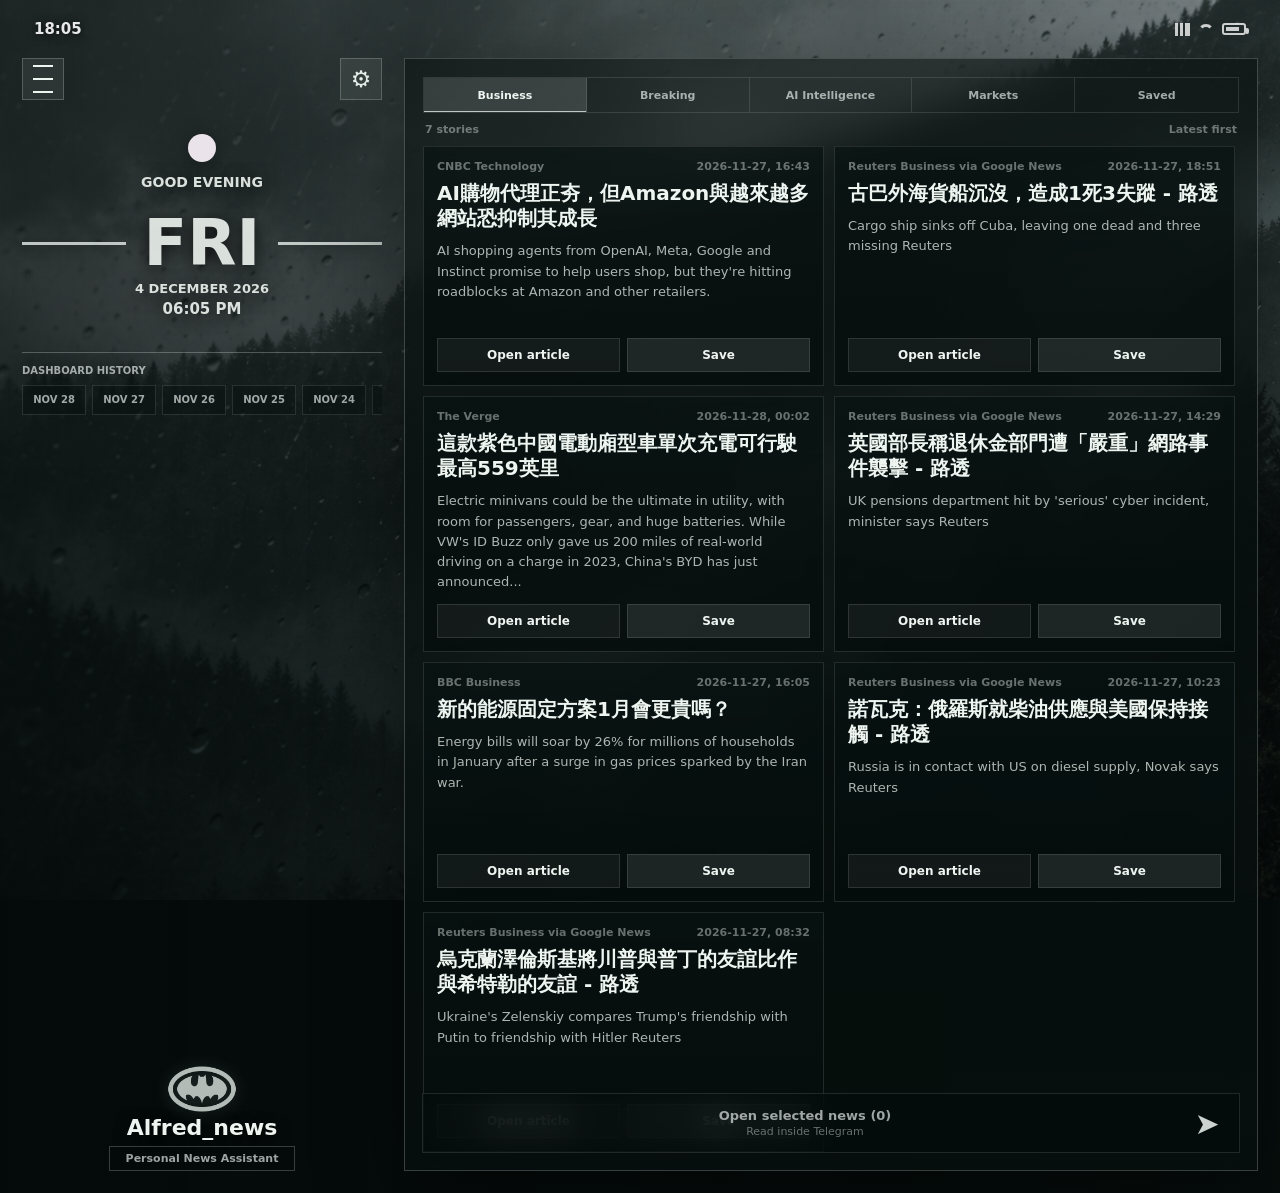
<file: index.html>
<!doctype html>
<html lang="zh-Hant">
  <head>
    <meta charset="utf-8" />
    <meta name="viewport" content="width=device-width, initial-scale=1, viewport-fit=cover" />
    <title>Alfred_news</title>
    <link rel="stylesheet" href="./styles.css?v=202607271206" />
    <script src="https://telegram.org/js/telegram-web-app.js"></script>
  </head>
  <body data-platform="unknown">
    <main class="phone-shell">
      <section class="screen">
        <header class="status-bar" aria-label="Device status">
          <time id="statusTime">09:41</time>
          <div class="status-icons" aria-hidden="true">
            <span class="bars"></span>
            <span class="wifi"></span>
            <span class="battery"></span>
          </div>
        </header>

        <nav class="utility-row" aria-label="Quick controls">
          <button class="square-button" type="button" aria-label="Menu">
            <span></span><span></span><span></span>
          </button>
          <button class="square-button settings" id="refreshButton" type="button" aria-label="Refresh">⚙</button>
        </nav>

        <header class="compact-identity" aria-label="Alfred compact identity">
          <img src="./assets/batman-gray.png" alt="" />
          <div>
            <strong>Alfred_news</strong>
            <span>Personal News Assistant</span>
          </div>
        </header>

        <section class="time-widget" aria-label="Current time">
          <span class="clock-orb" aria-hidden="true"></span>
          <p class="time-greeting" id="heroGreeting">GOOD MORNING</p>
          <div class="weekday-row">
            <span class="time-rule" aria-hidden="true"></span>
            <h2 id="heroWeekday">TUE</h2>
            <span class="time-rule" aria-hidden="true"></span>
          </div>
          <p class="date-line" id="heroDate">23 JUNE 2026</p>
          <p class="ampm-time" id="heroTime">07:54 AM</p>
          <div class="history-rail" aria-label="Dashboard history">
            <p class="history-label">DASHBOARD HISTORY</p>
            <div class="history-dates" id="historyDates" aria-live="polite"></div>
          </div>
        </section>

        <section class="identity" aria-label="Alfred identity">
          <div class="avatar-mark" aria-hidden="true">
            <img src="./assets/batman-gray.png" alt="" />
          </div>
          <h1>Alfred_news</h1>
          <p>Personal News Assistant</p>
        </section>

        <section class="news-panel" aria-label="News dashboard">
          <div class="tabs" role="tablist" aria-label="News sections">
            <button class="tab is-active" type="button" data-tab="business_tech">Business</button>
            <button class="tab" type="button" data-tab="breaking">Breaking</button>
            <button class="tab" type="button" data-tab="ai_intelligence">AI Intelligence</button>
            <button class="tab" type="button" data-tab="markets">Markets</button>
            <button class="tab" type="button" data-tab="saved">Saved</button>
          </div>

          <div class="panel-meta">
            <span id="storyCount">0 stories</span>
            <span id="historyStatus">Latest first</span>
          </div>

          <section class="cards" id="cards" aria-label="News list"></section>
          <section class="empty-state" id="emptyState" hidden>
            <h2>No stories here</h2>
            <p>Refresh after the next digest or save articles from the list.</p>
          </section>
        </section>

        <section class="bottom-reader" aria-label="Selected articles">
          <div>
            <strong id="selectedCount">Open selected news (0)</strong>
            <span>Read inside Telegram</span>
          </div>
          <button id="sendSelectedButton" type="button" aria-label="Send selected news">➤</button>
        </section>

        <div class="home-indicator" aria-hidden="true"></div>
      </section>
    </main>

    <script src="./time-format.js?v=202607271206"></script>
    <script src="./app.js?v=202607271206"></script>
  </body>
</html>
</file>
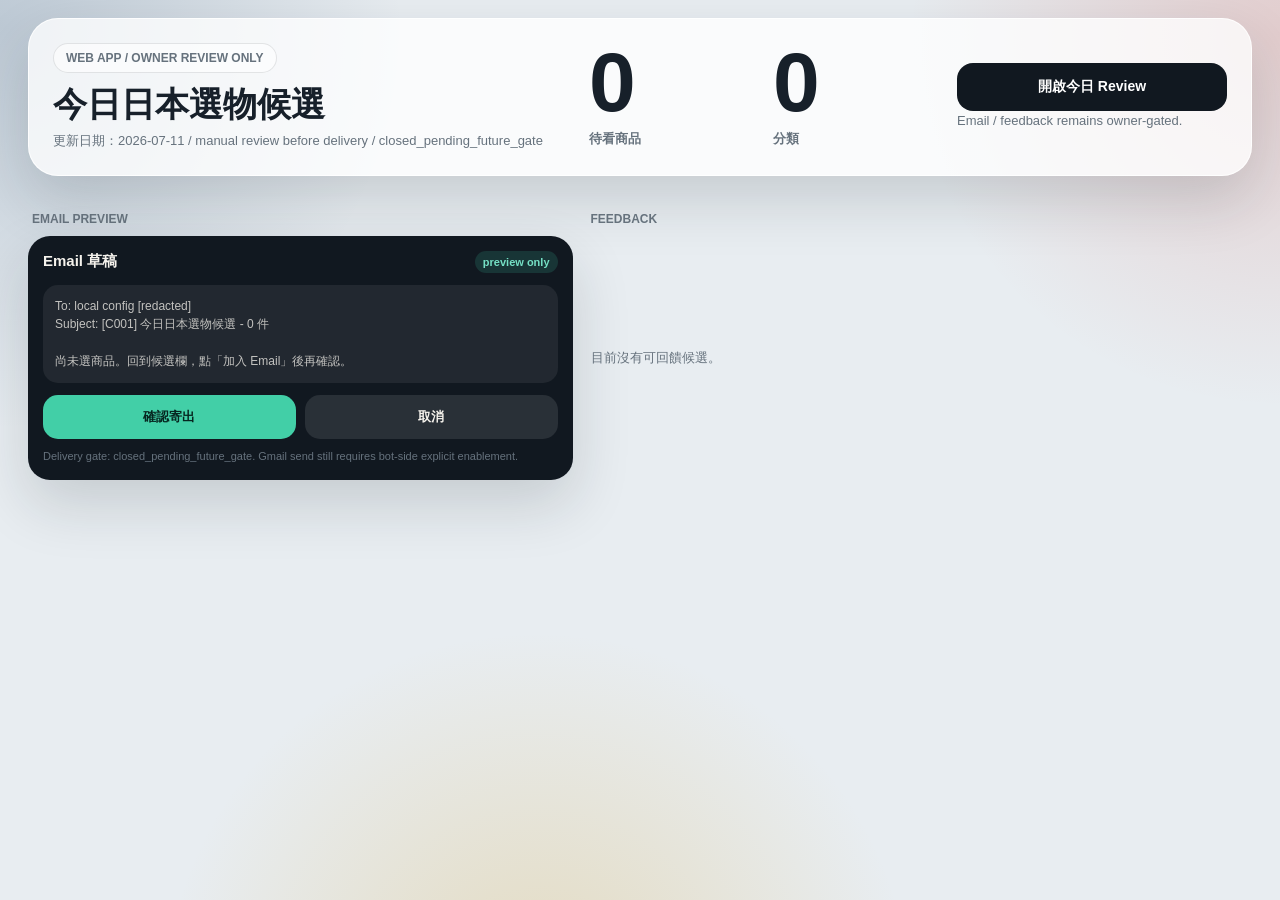
<file: c001-review/index.html>
<!doctype html>
<html lang="zh-Hant">
<head>
  <meta charset="utf-8">
  <meta name="viewport" content="width=device-width, initial-scale=1">
  <title>C001 Owner Review</title>
  <script src="https://telegram.org/js/telegram-web-app.js"></script>
  <style>
    :root {
      color-scheme: light dark;
      --bg: #e8edf1;
      --surface: rgba(255, 255, 255, 0.76);
      --surface-strong: rgba(255, 255, 255, 0.92);
      --ink: #17202a;
      --muted: #66727d;
      --line: rgba(23, 32, 42, 0.11);
      --dark: #111820;
      --mint: #42cfa7;
      --mint-ink: #06251f;
      --red: #c94b3f;
      --blue: #24496f;
      --green: #557d61;
      --amber: #d9ad46;
      --danger: #c94b3f;
      --shadow: 0 24px 58px rgba(20, 28, 36, 0.16);
      --soft-shadow: 0 12px 28px rgba(20, 28, 36, 0.10);
      --radius-lg: 30px;
      --radius-md: 18px;
      --radius-sm: 12px;
      font-family: "Microsoft JhengHei UI", "PingFang TC", "Noto Sans TC", "Segoe UI", sans-serif;
    }

    [data-theme="dark"] {
      --bg: #10161c;
      --surface: rgba(31, 38, 47, 0.88);
      --surface-strong: rgba(37, 45, 55, 0.96);
      --ink: #f5f1ea;
      --muted: #a9b3ba;
      --line: rgba(246, 243, 237, 0.12);
      --shadow: 0 24px 58px rgba(0, 0, 0, 0.36);
      --soft-shadow: 0 12px 28px rgba(0, 0, 0, 0.24);
    }

    * { box-sizing: border-box; }

    body {
      margin: 0;
      min-height: var(--tg-viewport-height, 100vh);
      background:
        radial-gradient(circle at 0 3%, rgba(36, 73, 111, 0.22), transparent 26%),
        radial-gradient(circle at 100% 4%, rgba(201, 75, 63, 0.20), transparent 24%),
        radial-gradient(circle at 42% 112%, rgba(217, 173, 70, 0.30), transparent 30%),
        var(--bg);
      color: var(--ink);
    }

    button { font: inherit; }

    .app {
      min-height: var(--tg-viewport-height, 100vh);
      padding: calc(14px + env(safe-area-inset-top, 0px)) 14px calc(104px + env(safe-area-inset-bottom, 0px));
      max-width: 560px;
      margin: 0 auto;
    }

    [data-layout="desktop"] .app {
      max-width: 1384px;
      padding: calc(18px + env(safe-area-inset-top, 0px)) 28px 28px;
    }

    [data-layout="telegram-desktop"] .app {
      max-width: 430px;
      padding: 14px 14px 18px;
    }

    .hero {
      border-radius: var(--radius-lg);
      padding: 18px;
      background: linear-gradient(135deg, rgba(255,255,255,0.82), rgba(255,255,255,0.62)), var(--surface);
      box-shadow: var(--shadow);
      border: 1px solid rgba(255, 255, 255, 0.82);
      margin-bottom: 14px;
    }

    [data-theme="dark"] .hero {
      background: linear-gradient(135deg, rgba(45,54,64,0.94), rgba(30,37,46,0.86)), var(--surface);
      border-color: rgba(246, 243, 237, 0.10);
    }

    .hero-top {
      display: flex;
      align-items: flex-start;
      justify-content: space-between;
      gap: 14px;
    }

    .mode {
      margin: 0 0 8px;
      color: var(--muted);
      font-size: 12px;
      font-weight: 900;
      text-transform: uppercase;
    }

    h1 {
      margin: 0;
      font-size: 26px;
      line-height: 1.16;
      letter-spacing: 0;
    }

    .run-date {
      margin: 8px 0 0;
      color: var(--muted);
      font-size: 13px;
      font-weight: 900;
      line-height: 1.2;
    }

    .theme-toggle {
      height: 34px;
      min-width: 72px;
      border: 0;
      border-radius: 999px;
      padding: 4px;
      background: var(--dark);
      color: #f6f3ed;
      display: flex;
      align-items: center;
      justify-content: space-between;
      gap: 6px;
      font-size: 12px;
      font-weight: 900;
    }

    .toggle-dot {
      width: 26px;
      height: 26px;
      border-radius: 50%;
      background: var(--mint);
      box-shadow: 0 0 0 2px rgba(255,255,255,0.10) inset;
    }

    .metrics {
      display: grid;
      grid-template-columns: repeat(3, minmax(0, 1fr));
      gap: 9px;
      margin-top: 16px;
    }

    .metric {
      border-radius: 15px;
      padding: 11px;
      background: rgba(255, 255, 255, 0.64);
      border: 1px solid var(--line);
    }

    [data-theme="dark"] .metric { background: rgba(255, 255, 255, 0.06); }

    .metric b {
      display: block;
      font-size: 19px;
      line-height: 1;
      margin-bottom: 6px;
    }

    .metric span {
      display: block;
      color: var(--muted);
      font-size: 11px;
      line-height: 1.2;
    }

    .tabs {
      position: sticky;
      top: 0;
      z-index: 4;
      display: grid;
      grid-template-columns: repeat(3, 1fr);
      gap: 8px;
      padding: 8px 0 12px;
      background: linear-gradient(180deg, var(--bg) 72%, rgba(232, 237, 241, 0));
    }

    [data-theme="dark"] .tabs {
      background: linear-gradient(180deg, var(--bg) 72%, rgba(16, 22, 28, 0));
    }

    .tab {
      height: 40px;
      border: 0;
      border-radius: 14px;
      color: var(--ink);
      background: rgba(23, 32, 42, 0.07);
      font-size: 13px;
      font-weight: 900;
    }

    .tab.active {
      background: var(--dark);
      color: #f6f3ed;
      box-shadow: var(--soft-shadow);
    }

    .panel { display: none; }
    .panel.active { display: grid; gap: 12px; }

    .desktop-board { display: none; }

    [data-layout="desktop"] .mobile-tabs,
    [data-layout="desktop"] .mobile-panel,
    [data-layout="desktop"] .dock {
      display: none;
    }

    [data-layout="desktop"] .hero { display: none; }

    [data-layout="telegram-desktop"] .desktop-board {
      display: none;
    }

    [data-layout="telegram-desktop"] .hero {
      border-radius: 24px;
      padding: 16px;
      margin-bottom: 10px;
    }

    [data-layout="telegram-desktop"] h1 {
      font-size: 24px;
    }

    [data-layout="telegram-desktop"] .tabs {
      position: sticky;
      top: 0;
      padding-top: 6px;
    }

    [data-layout="telegram-desktop"] .card {
      border-radius: 16px;
      padding: 12px;
    }

    [data-layout="telegram-desktop"] .title {
      font-size: 16px;
    }

    [data-layout="desktop"] .desktop-board {
      display: grid;
      gap: 18px;
      align-items: start;
    }

    .desktop-hero {
      border-radius: 30px;
      padding: 24px;
      display: grid;
      grid-template-columns: 1fr 160px 160px 270px;
      gap: 24px;
      align-items: center;
      background: var(--surface);
      border: 1px solid rgba(255, 255, 255, 0.82);
      box-shadow: var(--shadow);
    }

    [data-theme="dark"] .desktop-hero { border-color: rgba(246, 243, 237, 0.10); }

    .eyebrow {
      display: inline-flex;
      min-height: 30px;
      align-items: center;
      padding: 0 12px;
      border-radius: 999px;
      border: 1px solid var(--line);
      background: rgba(255, 255, 255, 0.58);
      color: var(--muted);
      font-size: 12px;
      font-weight: 900;
      text-transform: uppercase;
    }

    [data-theme="dark"] .eyebrow { background: rgba(255, 255, 255, 0.06); }

    .desktop-hero h1 {
      margin: 12px 0 8px;
      font-size: 34px;
      line-height: 1.12;
      letter-spacing: 0;
    }

    .desktop-note {
      color: var(--muted);
      font-size: 13px;
      line-height: 1.5;
    }

    .desktop-metric strong {
      display: block;
      font-size: 84px;
      line-height: 0.88;
      letter-spacing: 0;
    }

    .desktop-metric span {
      display: block;
      margin-top: 10px;
      color: var(--muted);
      font-size: 13px;
      font-weight: 900;
    }

    .desktop-open {
      height: 48px;
      width: 100%;
      border: 0;
      border-radius: 16px;
      display: grid;
      place-items: center;
      background: var(--dark);
      color: #fff;
      font-weight: 900;
      font-size: 14px;
    }

    .category-columns {
      display: grid;
      grid-template-columns: repeat(4, minmax(0, 1fr));
      gap: 14px;
      align-items: start;
    }

    .desktop-column {
      min-height: 470px;
      border-radius: 24px;
      padding: 14px;
      display: grid;
      gap: 12px;
      align-content: start;
      grid-auto-rows: auto;
      background: rgba(255, 255, 255, 0.62);
      border: 1px solid rgba(255, 255, 255, 0.82);
    }

    [data-theme="dark"] .desktop-column {
      background: rgba(255, 255, 255, 0.05);
      border-color: rgba(246, 243, 237, 0.10);
    }

    .column-title {
      min-height: 86px;
      border-radius: 16px;
      padding: 14px;
      display: flex;
      align-items: center;
      justify-content: space-between;
      color: #fff;
      font-size: 15px;
      font-weight: 900;
      gap: 10px;
    }

    .desktop-column:nth-child(1) .column-title { background: var(--red); }
    .desktop-column:nth-child(2) .column-title { background: var(--blue); }
    .desktop-column:nth-child(3) .column-title { background: var(--green); }
    .desktop-column:nth-child(4) .column-title { background: var(--amber); color: #211a08; }

    .column-count {
      width: 34px;
      height: 34px;
      border-radius: 50%;
      display: grid;
      place-items: center;
      background: rgba(255, 255, 255, 0.22);
      font-size: 14px;
      flex: 0 0 auto;
    }

    .desktop-column:nth-child(4) .column-count { background: rgba(33, 26, 8, 0.12); }

    .category { display: grid; gap: 10px; }

    .category-title {
      color: var(--muted);
      font-size: 13px;
      font-weight: 900;
      padding: 0 4px;
    }

    .card {
      border-radius: var(--radius-md);
      padding: 14px;
      background: var(--surface);
      border: 1px solid var(--line);
      box-shadow: var(--soft-shadow);
    }

    .desktop-card {
      min-height: 112px;
      box-shadow: none;
      background: rgba(255, 255, 255, 0.84);
      display: grid;
      gap: 9px;
      align-content: start;
    }

    [data-theme="dark"] .desktop-card { background: rgba(255, 255, 255, 0.07); }

    .candidate-head {
      display: grid;
      grid-template-columns: auto 1fr auto;
      gap: 11px;
      align-items: flex-start;
    }

    .code {
      width: 46px;
      height: 36px;
      display: grid;
      place-items: center;
      border-radius: var(--radius-sm);
      color: #f6f3ed;
      background: var(--dark);
      font-size: 13px;
      font-weight: 900;
    }

    .title {
      margin: 0 0 5px;
      font-size: 17px;
      line-height: 1.26;
      letter-spacing: 0;
    }

    .reason {
      margin: 0;
      color: var(--muted);
      font-size: 12px;
      line-height: 1.45;
    }

    .score {
      border-radius: 999px;
      padding: 7px 9px;
      background: rgba(66, 207, 167, 0.14);
      color: #137a61;
      font-size: 12px;
      font-weight: 900;
    }

    [data-theme="dark"] .score { color: #75e0c5; }

    .chips {
      display: flex;
      flex-wrap: wrap;
      gap: 8px;
      margin-top: 13px;
    }

    .chip {
      min-height: 34px;
      border: 1px solid var(--line);
      border-radius: 999px;
      padding: 8px 11px;
      color: var(--ink);
      background: rgba(255, 255, 255, 0.60);
      font-size: 12px;
      font-weight: 900;
      text-decoration: none;
    }

    [data-theme="dark"] .chip { background: rgba(255, 255, 255, 0.07); }

    .chip.primary {
      border-color: transparent;
      background: var(--mint);
      color: var(--mint-ink);
    }

    .chip.selected {
      border-color: transparent;
      background: var(--amber);
      color: #251806;
    }

    .chip.feedback-active {
      border-color: rgba(31, 154, 120, 0.24);
      background: rgba(31, 154, 120, 0.14);
      color: #14614e;
    }

    .chip.danger {
      color: #8e2c21;
      background: rgba(201, 75, 63, 0.11);
    }

    [data-theme="dark"] .chip.danger { color: #ffb5ac; }

    .email-card {
      border-radius: 22px;
      padding: 15px;
      background: var(--dark);
      color: #f6f3ed;
      box-shadow: var(--shadow);
    }

    .email-head {
      display: flex;
      align-items: center;
      justify-content: space-between;
      gap: 10px;
      margin-bottom: 12px;
      font-size: 15px;
      font-weight: 900;
    }

    .pill {
      border-radius: 999px;
      padding: 5px 8px;
      background: rgba(66, 207, 167, 0.16);
      color: #75e0c5;
      font-size: 11px;
      font-weight: 900;
    }

    .email-body {
      border-radius: 15px;
      padding: 12px;
      background: rgba(255, 255, 255, 0.07);
      color: rgba(246, 243, 237, 0.76);
      font-size: 12px;
      line-height: 1.55;
      margin-bottom: 12px;
    }

    .actions {
      display: grid;
      grid-template-columns: 1fr 1fr;
      gap: 9px;
    }

    .action {
      height: 44px;
      border: 0;
      border-radius: 15px;
      font-weight: 900;
      font-size: 13px;
    }

    .action.send {
      background: var(--mint);
      color: var(--mint-ink);
    }

    .action.cancel {
      background: rgba(255, 255, 255, 0.10);
      color: #f6f3ed;
    }

    .feedback-grid { display: grid; gap: 10px; }

    .feedback-row {
      display: grid;
      grid-template-columns: 1fr auto auto auto;
      gap: 8px;
      align-items: center;
    }

    .feedback-row.recorded {
      box-shadow: inset 0 0 0 1px rgba(31, 154, 120, 0.22), var(--shadow);
    }

    .feedback-row b { font-size: 13px; }

    .feedback-row span {
      display: block;
      color: var(--muted);
      font-size: 11px;
      margin-top: 3px;
    }

    .feedback-status {
      width: fit-content;
      padding: 4px 8px;
      border-radius: 999px;
      background: rgba(31, 154, 120, 0.12);
      color: #14614e !important;
      font-weight: 900;
    }

    .feedback-status.bad {
      background: rgba(200, 79, 67, 0.12);
      color: #8f3028 !important;
    }

    .feedback-status.suppress {
      background: rgba(141, 106, 33, 0.14);
      color: #735416 !important;
    }

    .icon-button {
      width: 38px;
      height: 38px;
      border: 0;
      border-radius: 13px;
      color: #fff;
      font-size: 14px;
      font-weight: 900;
    }

    .icon-button.good { background: #1f9a78; }
    .icon-button.bad { background: #c84f43; }
    .icon-button.suppress { background: #8d6a21; }

    .icon-button.active {
      outline: 3px solid rgba(31, 42, 55, 0.16);
      transform: translateY(-1px);
    }

    .dock {
      position: fixed;
      left: 14px;
      right: 14px;
      bottom: calc(14px + env(safe-area-inset-bottom, 0px));
      max-width: 532px;
      margin: 0 auto;
      border-radius: 22px;
      padding: 12px;
      display: grid;
      grid-template-columns: 1fr auto;
      gap: 10px;
      align-items: center;
      background: rgba(255, 255, 255, 0.88);
      color: var(--ink);
      border: 1px solid var(--line);
      box-shadow: 0 -10px 30px rgba(21, 25, 31, 0.16);
      backdrop-filter: blur(18px);
    }

    [data-theme="dark"] .dock { background: rgba(37, 42, 50, 0.88); }

    [data-layout="telegram-desktop"] .dock {
      position: sticky;
      left: auto;
      right: auto;
      bottom: 0;
      max-width: none;
      margin: 12px 0 0;
      border-radius: 18px;
    }

    .dock b {
      display: block;
      font-size: 13px;
      margin-bottom: 4px;
    }

    .dock span {
      color: var(--muted);
      font-size: 11px;
    }

    .dock-button {
      border: 0;
      height: 46px;
      border-radius: 15px;
      padding: 0 14px;
      background: var(--mint);
      color: var(--mint-ink);
      font-size: 13px;
      font-weight: 900;
    }

    .empty {
      color: var(--muted);
      font-size: 13px;
      line-height: 1.5;
      padding: 10px 4px;
    }

    .desktop-tools {
      display: grid;
      grid-template-columns: minmax(0, 0.9fr) minmax(0, 1.1fr);
      gap: 14px;
    }

    .tool-panel { display: grid; gap: 10px; }

    .tool-title {
      color: var(--muted);
      font-size: 12px;
      font-weight: 900;
      text-transform: uppercase;
      padding-left: 4px;
    }

    .action-log {
      margin-top: 10px;
      color: var(--muted);
      font-size: 11px;
      line-height: 1.45;
    }

    @media (max-width: 819px), (hover: none) and (pointer: coarse) {
      .app {
        max-width: 560px;
        padding: calc(14px + env(safe-area-inset-top, 0px)) 14px calc(104px + env(safe-area-inset-bottom, 0px));
      }
    }

    @media (max-width: 1160px) {
      [data-layout="desktop"] .desktop-hero {
        grid-template-columns: 1fr 128px 128px;
      }
      [data-layout="desktop"] .desktop-action {
        grid-column: 1 / -1;
      }
      [data-layout="desktop"] .category-columns {
        grid-template-columns: repeat(2, minmax(0, 1fr));
      }
      [data-layout="desktop"] .desktop-tools {
        grid-template-columns: 1fr;
      }
    }
  </style>
</head>
<body>
  <script id="c001-review-data" type="application/json">{"app":"c001_telegram_owner_review","version":"webapp_card_v1","run_date":"2026-07-11","mode":"owner_review_only","delivery_status":"closed_pending_future_gate","email_status":"preview_before_confirm","feedback_status":"local_memory_only","automatic_learning":false,"total_candidates":0,"selected_candidate_ids":[],"categories":[]}</script>
  <main class="app" id="app"></main>

  <script>
    const payload = JSON.parse(document.getElementById("c001-review-data").textContent);
    const tg = window.Telegram && window.Telegram.WebApp ? window.Telegram.WebApp : null;
    const tgPlatform = tg && tg.platform ? String(tg.platform).toLowerCase() : "browser";
    const state = {
      tab: "candidates",
      theme: tg && tg.colorScheme === "dark" ? "dark" : "light",
      layout: detectLayout(),
      selected: new Set(payload.selected_candidate_ids || []),
      feedback: {},
      lastAction: "ready"
    };

    if (tg) {
      tg.ready();
      tg.expand();
      if (tg.MainButton) {
        tg.MainButton.setText("產生 Email");
        tg.MainButton.onClick(() => sendAction("email_request"));
      }
    }
    applyEnvironment();
    window.addEventListener("resize", () => {
      const nextLayout = detectLayout();
      if (nextLayout !== state.layout) {
        state.layout = nextLayout;
        render();
      } else {
        applyEnvironment();
      }
    });

    function sendAction(action, extra = {}) {
      const data = {
        source: "c001_review_webapp",
        action,
        run_date: payload.run_date,
        candidate_ids: Array.from(state.selected),
        ...extra
      };
      state.lastAction = `${action}: ${data.candidate_ids.join(",") || extra.candidate_id || "none"}`;
      if (tg && typeof tg.sendData === "function") {
        tg.sendData(JSON.stringify(data));
      }
      render();
    }

    function detectLayout() {
      const width = window.innerWidth || document.documentElement.clientWidth || 0;
      const hasTouch = "ontouchstart" in window || navigator.maxTouchPoints > 0;
      const hover = window.matchMedia && window.matchMedia("(hover: hover)").matches;
      const telegramDesktopPlatforms = new Set(["tdesktop", "macos", "windows", "linux"]);
      if (telegramDesktopPlatforms.has(tgPlatform)) {
        return "telegram-desktop";
      }
      if (width < 760) {
        return "mobile";
      }
      if (width >= 820 && hover && !hasTouch) {
        return "desktop";
      }
      return "mobile";
    }

    function applyEnvironment() {
      const stableHeight = tg && tg.viewportStableHeight ? tg.viewportStableHeight : window.innerHeight;
      const hasTouch = "ontouchstart" in window || navigator.maxTouchPoints > 0;
      document.documentElement.dataset.theme = state.theme;
      document.documentElement.dataset.platform = tgPlatform;
      document.documentElement.dataset.layout = state.layout;
      document.documentElement.dataset.touch = hasTouch ? "touch" : "pointer";
      document.documentElement.style.setProperty("--tg-viewport-height", `${Math.max(480, Math.round(stableHeight || window.innerHeight))}px`);
    }

    function setTab(tab) {
      state.tab = tab;
      render();
    }

    function toggleTheme() {
      state.theme = state.theme === "dark" ? "light" : "dark";
      render();
    }

    function toggleCandidate(id) {
      if (state.selected.has(id)) {
        state.selected.delete(id);
      } else {
        state.selected.add(id);
      }
      sendAction("select_candidate", { candidate_ids: Array.from(state.selected) });
    }

    function feedback(candidateId, feedbackType) {
      state.feedback[candidateId] = feedbackType;
      sendAction("feedback", {
        candidate_id: candidateId,
        feedback_type: feedbackType
      });
    }

    function feedbackLabel(feedbackType) {
      return {
        good: "已記錄：有用",
        bad: "已記錄：不相關",
        suppress: "已記錄：壓掉同類"
      }[feedbackType] || "";
    }

    function candidateCard(candidate) {
      const selected = state.selected.has(candidate.id);
      const feedbackType = state.feedback[candidate.id];
      const sourceLink = candidate.source_url
        ? `<a class="chip" href="${escapeAttr(candidate.source_url)}" target="_blank" rel="noopener">看來源</a>`
        : "";
      return `
        <article class="card">
          <div class="candidate-head">
            <div class="code">${escapeHtml(candidate.id)}</div>
            <div>
              <h2 class="title">${escapeHtml(candidate.title)}</h2>
              <p class="reason">${escapeHtml(candidate.why_worth_attention || candidate.short_reason || "等待 owner review。")}</p>
            </div>
            <div class="score">${escapeHtml(candidate.confidence_band || "review")}</div>
          </div>
          <div class="chips">
            <button class="chip ${selected ? "selected" : "primary"}" type="button" data-select="${escapeAttr(candidate.id)}">${selected ? "已加入 Email" : "加入 Email"}</button>
            ${sourceLink}
            <button class="chip ${feedbackType === "good" ? "feedback-active" : ""}" type="button" data-feedback="${escapeAttr(candidate.id)}" data-feedback-type="good">有用</button>
            <button class="chip danger ${feedbackType === "bad" ? "feedback-active" : ""}" type="button" data-feedback="${escapeAttr(candidate.id)}" data-feedback-type="bad">不相關</button>
            <button class="chip danger ${feedbackType === "suppress" ? "feedback-active" : ""}" type="button" data-feedback="${escapeAttr(candidate.id)}" data-feedback-type="suppress">壓掉同類</button>
          </div>
        </article>
      `;
    }

    function desktopCandidateCard(candidate) {
      const selected = state.selected.has(candidate.id);
      return `
        <article class="card desktop-card">
          <div class="candidate-head">
            <div class="code">${escapeHtml(candidate.id)}</div>
            <div>
              <h2 class="title">${escapeHtml(candidate.title)}</h2>
              <p class="reason">${escapeHtml(candidate.why_worth_attention || candidate.short_reason || "等待 owner review。")}</p>
            </div>
          </div>
          <div class="chips">
            <button class="chip ${selected ? "selected" : "primary"}" type="button" data-select="${escapeAttr(candidate.id)}">${selected ? "已加入" : "加入 Email"}</button>
            ${candidate.source_url ? `<a class="chip" href="${escapeAttr(candidate.source_url)}" target="_blank" rel="noopener">來源</a>` : ""}
          </div>
        </article>
      `;
    }

    function candidatesPanel() {
      const groups = payload.categories.map(category => {
        const cards = category.candidates.map(candidateCard).join("");
        return `<section class="category"><div class="category-title">${escapeHtml(category.label)} (${category.candidates.length})</div>${cards}</section>`;
      }).join("");
      return groups || `<p class="empty">目前沒有 owner-review 候選。</p>`;
    }

    function desktopColumns() {
      return payload.categories.map(category => `
        <section class="desktop-column">
          <div class="column-title">
            <span>${escapeHtml(category.label)}</span>
            <span class="column-count">${category.candidates.length}</span>
          </div>
          ${category.candidates.map(desktopCandidateCard).join("") || `<p class="empty">本分類沒有候選。</p>`}
        </section>
      `).join("");
    }

    function emailPanel() {
      const ids = Array.from(state.selected);
      const selectedCandidates = findCandidates(ids);
      const body = selectedCandidates.length
        ? selectedCandidates.map((candidate, index) => `${index + 1}. ${candidate.id} ${candidate.title}<br>${candidate.source_name} / ${candidate.why_worth_attention || candidate.short_reason || "review_required"}`).join("<br><br>")
        : "尚未選商品。回到候選欄，點「加入 Email」後再確認。";
      return `
        <section class="email-card">
          <div class="email-head">
            <span>Email 草稿</span>
            <span class="pill">preview only</span>
          </div>
          <div class="email-body">
            To: local config [redacted]<br>
            Subject: [C001] 今日日本選物候選 - ${ids.length} 件<br><br>
            ${body}
          </div>
          <div class="actions">
            <button class="action send" type="button" data-email-action="confirm">確認寄出</button>
            <button class="action cancel" type="button" data-email-action="cancel">取消</button>
          </div>
          <div class="action-log">Delivery gate: ${escapeHtml(payload.delivery_status)}. Gmail send still requires bot-side explicit enablement.</div>
        </section>
      `;
    }

    function feedbackPanel() {
      const rows = allCandidates().map(candidate => {
        const feedbackType = state.feedback[candidate.id];
        const status = feedbackType
          ? `<span class="feedback-status ${escapeAttr(feedbackType)}">${escapeHtml(feedbackLabel(feedbackType))}</span>`
          : `<span>${escapeHtml(candidate.source_name)} / local memory only</span>`;
        return `
        <div class="card feedback-row ${feedbackType ? "recorded" : ""}">
          <div><b>${escapeHtml(candidate.id)} ${escapeHtml(candidate.title)}</b>${status}</div>
          <button class="icon-button good ${feedbackType === "good" ? "active" : ""}" type="button" data-feedback="${escapeAttr(candidate.id)}" data-feedback-type="good">+</button>
          <button class="icon-button bad ${feedbackType === "bad" ? "active" : ""}" type="button" data-feedback="${escapeAttr(candidate.id)}" data-feedback-type="bad">-</button>
          <button class="icon-button suppress ${feedbackType === "suppress" ? "active" : ""}" type="button" data-feedback="${escapeAttr(candidate.id)}" data-feedback-type="suppress">S</button>
        </div>
      `;
      }).join("");
      return `<section class="feedback-grid">${rows || `<p class="empty">目前沒有可回饋候選。</p>`}</section>`;
    }

    function render() {
      applyEnvironment();
      const selectedCount = state.selected.size;
      const app = document.getElementById("app");
      const candidateContent = candidatesPanel();
      const emailContent = emailPanel();
      const feedbackContent = feedbackPanel();
      app.innerHTML = `
        <section class="hero">
          <div class="hero-top">
            <div>
              <p class="mode">Owner review only</p>
              <h1>今日日本選物候選</h1>
              <p class="run-date">更新日期：${escapeHtml(payload.run_date)}</p>
            </div>
            <button class="theme-toggle" type="button" data-theme-toggle>
              <span>${state.theme === "dark" ? "Dark" : "Light"}</span>
              <span class="toggle-dot"></span>
            </button>
          </div>
          <div class="metrics">
            <div class="metric"><b>${payload.total_candidates}</b><span>待看商品</span></div>
            <div class="metric"><b>${payload.categories.length}</b><span>分類</span></div>
            <div class="metric"><b>${selectedCount}</b><span>Email 已選</span></div>
          </div>
        </section>

        <nav class="tabs mobile-tabs" aria-label="C001 review tabs">
          <button class="tab ${state.tab === "candidates" ? "active" : ""}" type="button" data-tab="candidates">候選</button>
          <button class="tab ${state.tab === "email" ? "active" : ""}" type="button" data-tab="email">Email</button>
          <button class="tab ${state.tab === "feedback" ? "active" : ""}" type="button" data-tab="feedback">回饋</button>
        </nav>

        <section class="panel mobile-panel ${state.tab === "candidates" ? "active" : ""}">${candidateContent}</section>
        <section class="panel mobile-panel ${state.tab === "email" ? "active" : ""}">${emailContent}</section>
        <section class="panel mobile-panel ${state.tab === "feedback" ? "active" : ""}">${feedbackContent}</section>

        <section class="desktop-board" aria-label="Desktop Mini App Board">
          <section class="desktop-hero">
            <div>
              <span class="eyebrow">Web App / owner review only</span>
              <h1>今日日本選物候選</h1>
              <div class="desktop-note">更新日期：${escapeHtml(payload.run_date)} / manual review before delivery / ${escapeHtml(payload.delivery_status)}</div>
            </div>
            <div class="desktop-metric"><strong>${payload.total_candidates}</strong><span>待看商品</span></div>
            <div class="desktop-metric"><strong>${payload.categories.length}</strong><span>分類</span></div>
            <div class="desktop-action">
              <button class="desktop-open" type="button" data-open-email>開啟今日 Review</button>
              <div class="desktop-note">Email / feedback remains owner-gated.</div>
            </div>
          </section>
          <section class="category-columns">
            ${desktopColumns()}
          </section>
          <section class="desktop-tools">
            <div class="tool-panel">
              <div class="tool-title">Email preview</div>
              ${emailContent}
            </div>
            <div class="tool-panel">
              <div class="tool-title">Feedback</div>
              ${feedbackContent}
            </div>
          </section>
        </section>

        <aside class="dock">
          <div><b>${selectedCount ? `已選 ${selectedCount} 件` : "快速回饋"}</b><span>${escapeHtml(state.lastAction)} / automatic_learning=false</span></div>
          <button class="dock-button" type="button" data-open-email>產生 Email</button>
        </aside>
      `;
      bind();
      if (tg && tg.MainButton) {
        if (selectedCount) {
          tg.MainButton.show();
        } else {
          tg.MainButton.hide();
        }
      }
    }

    function bind() {
      document.querySelector("[data-theme-toggle]")?.addEventListener("click", toggleTheme);
      document.querySelectorAll("[data-tab]").forEach(button => {
        button.addEventListener("click", () => setTab(button.dataset.tab));
      });
      document.querySelectorAll("[data-select]").forEach(button => {
        button.addEventListener("click", () => toggleCandidate(button.dataset.select));
      });
      document.querySelectorAll("[data-feedback]").forEach(button => {
        button.addEventListener("click", () => feedback(button.dataset.feedback, button.dataset.feedbackType));
      });
      document.querySelectorAll("[data-open-email]").forEach(button => {
        button.addEventListener("click", () => {
          setTab("email");
          sendAction("email_request");
        });
      });
      document.querySelectorAll("[data-email-action]").forEach(button => {
        button.addEventListener("click", () => {
          if (button.dataset.emailAction === "confirm") {
            sendAction("confirm_email");
          } else {
            state.selected.clear();
            sendAction("cancel_email");
          }
        });
      });
    }

    function allCandidates() {
      return payload.categories.flatMap(category => category.candidates || []);
    }

    function findCandidates(ids) {
      const index = new Map(allCandidates().map(candidate => [candidate.id, candidate]));
      return ids.map(id => index.get(id)).filter(Boolean);
    }

    function escapeHtml(value) {
      return String(value ?? "").replace(/[&<>"']/g, char => ({
        "&": "&amp;",
        "<": "&lt;",
        ">": "&gt;",
        '"': "&quot;",
        "'": "&#39;"
      }[char]));
    }

    function escapeAttr(value) {
      return escapeHtml(value).replace(/`/g, "&#96;");
    }

    render();
  </script>
</body>
</html>
</file>
<file: styles.css>
:root {
  color-scheme: dark;
  --text: #eef5f1;
  --muted: rgba(238, 245, 241, 0.66);
  --soft: rgba(238, 245, 241, 0.42);
  --line: rgba(238, 245, 241, 0.22);
  --line-soft: rgba(238, 245, 241, 0.12);
  --glass: rgba(9, 18, 18, 0.58);
  --glass-deep: rgba(5, 12, 12, 0.76);
  --saved: #dfeee6;
  --shadow: 0 24px 80px rgba(0, 0, 0, 0.46);
  --font-ui: Meiryo, "Yu Gothic UI", "Microsoft JhengHei", system-ui, sans-serif;
  font-family: var(--font-ui);
}

* {
  box-sizing: border-box;
}

body {
  margin: 0;
  min-height: 100vh;
  color: var(--text);
  background: #07100e;
  font-family: var(--font-ui);
}

button,
input,
select,
textarea {
  font: inherit;
  font-family: var(--font-ui);
}

button,
a {
  -webkit-tap-highlight-color: transparent;
}

.phone-shell {
  min-height: 100vh;
  display: grid;
  place-items: start center;
  background: #d8d8d8;
}

.screen {
  position: relative;
  width: min(100vw, 430px);
  min-height: 100vh;
  min-height: max(100vh, var(--tg-stable-height, 100vh));
  overflow-x: clip;
  overflow-y: visible;
  padding: 14px 12px calc(104px + env(safe-area-inset-bottom));
  background:
    linear-gradient(180deg, rgba(3, 8, 8, 0.04), rgba(3, 8, 8, 0.56)),
    url("./assets/misty-forest.png") center / cover fixed,
    #07100e;
}

.screen::before {
  content: "";
  position: absolute;
  inset: 0;
  pointer-events: none;
  background:
    radial-gradient(circle at 50% 10%, rgba(238, 245, 241, 0.09), transparent 15rem),
    linear-gradient(180deg, rgba(238, 245, 241, 0.03), transparent 42%);
}

.status-bar,
.utility-row,
.compact-identity,
.time-widget,
.identity,
.news-panel,
.bottom-reader,
.home-indicator {
  position: relative;
  z-index: 1;
}

.status-bar {
  display: flex;
  justify-content: space-between;
  align-items: center;
  height: 26px;
  padding: 0 12px;
  color: rgba(255, 255, 255, 0.9);
  font-size: 15px;
  font-weight: 800;
  text-shadow: 0 2px 10px rgba(0, 0, 0, 0.7);
}

.status-icons {
  display: flex;
  align-items: center;
  gap: 8px;
}

.bars,
.wifi,
.battery {
  display: inline-block;
  opacity: 0.9;
}

.bars {
  width: 18px;
  height: 13px;
  background: linear-gradient(90deg, transparent 0 3px, currentColor 3px 6px, transparent 6px 8px, currentColor 8px 11px, transparent 11px 13px, currentColor 13px 18px);
}

.wifi {
  width: 16px;
  height: 11px;
  border: 3px solid currentColor;
  border-left-color: transparent;
  border-right-color: transparent;
  border-bottom: 0;
  border-radius: 16px 16px 0 0;
}

.battery {
  width: 24px;
  height: 12px;
  border: 2px solid currentColor;
  border-radius: 3px;
  position: relative;
}

.battery::before {
  content: "";
  position: absolute;
  inset: 2px 5px 2px 2px;
  background: currentColor;
}

.battery::after {
  content: "";
  position: absolute;
  right: -5px;
  top: 3px;
  width: 3px;
  height: 6px;
  background: currentColor;
  border-radius: 0 2px 2px 0;
}

.utility-row {
  display: flex;
  justify-content: space-between;
  margin: 22px 4px 2px;
}

.square-button {
  width: 42px;
  height: 42px;
  border: 1px solid var(--line);
  background: rgba(238, 245, 241, 0.08);
  color: var(--text);
  display: grid;
  place-items: center;
  backdrop-filter: blur(16px);
  font-size: 22px;
}

.square-button span {
  display: block;
  width: 20px;
  height: 2px;
  margin: 3px 0;
  background: var(--text);
}

.settings {
  font-size: 23px;
}

.tg-mobile .status-bar,
.tg-mobile .utility-row {
  display: none;
}

.compact-identity {
  display: none;
}

.tg-mobile .compact-identity {
  position: sticky;
  top: 0;
  z-index: 2;
  display: grid;
  grid-template-columns: 44px minmax(0, 1fr);
  align-items: center;
  gap: 10px;
  width: calc(100% - 20px);
  min-height: 52px;
  margin: 0 auto -52px;
  padding: 7px 12px;
  border: 1px solid var(--line-soft);
  background: rgba(5, 12, 12, 0.64);
  color: var(--text);
  opacity: 0;
  pointer-events: none;
  transform: translateY(-14px);
  transition: opacity 160ms ease, transform 160ms ease;
  backdrop-filter: blur(18px) saturate(1.05);
}

.tg-mobile.is-compact-header .compact-identity {
  opacity: 1;
  pointer-events: auto;
  transform: translateY(0);
}

.compact-identity img {
  width: 40px;
  height: auto;
  display: block;
  opacity: 0.86;
  filter: drop-shadow(0 1px 8px rgba(230, 238, 234, 0.18));
}

.compact-identity strong,
.compact-identity span {
  display: block;
  overflow: hidden;
  text-overflow: ellipsis;
  white-space: nowrap;
}

.compact-identity strong {
  font-size: 15px;
  line-height: 1.05;
  font-weight: 900;
}

.compact-identity span {
  margin-top: 3px;
  color: var(--muted);
  font-size: 10px;
  font-weight: 800;
}

.time-widget {
  width: min(100%, 340px);
  margin: 4px auto 22px;
  padding: 12px 0 12px;
  text-align: center;
  color: rgba(238, 245, 241, 0.9);
  text-shadow: 0 3px 18px rgba(0, 0, 0, 0.78);
}

.clock-orb {
  display: block;
  width: 28px;
  height: 28px;
  margin: 0 auto 12px;
  border-radius: 999px;
  background: rgba(245, 238, 244, 0.95);
  box-shadow: 0 2px 18px rgba(0, 0, 0, 0.35);
}

.time-greeting,
.date-line,
.ampm-time {
  margin: 0;
  font-weight: 800;
  letter-spacing: 0;
}

.time-greeting {
  min-height: 34px;
  margin-bottom: 8px;
  font-size: 14px;
  line-height: 1.18;
  white-space: normal;
}

.weekday-row {
  display: grid;
  grid-template-columns: 1fr auto 1fr;
  align-items: center;
  gap: 34px;
}

.time-rule {
  height: 3px;
  background: rgba(238, 245, 241, 0.76);
  box-shadow: 0 2px 12px rgba(0, 0, 0, 0.35);
}

.weekday-row h2 {
  margin: 0;
  min-width: 120px;
  font-size: 70px;
  line-height: 0.86;
  letter-spacing: 0;
  font-weight: 900;
}

.date-line {
  margin-top: 10px;
  font-size: 13px;
  line-height: 1.2;
}

.ampm-time {
  margin-top: 3px;
  font-size: 15px;
  line-height: 1.2;
}

.history-rail {
  margin-top: 34px;
  padding: 12px 0 2px;
  border-top: 1px solid rgba(222, 237, 230, 0.28);
  text-align: left;
}

.history-label {
  margin: 0 0 8px;
  color: var(--muted);
  font-size: 10px;
  font-weight: 900;
  letter-spacing: 0;
}

.history-dates {
  display: flex;
  gap: 6px;
  overflow-x: auto;
  padding: 1px 0 5px;
  scrollbar-width: thin;
}

.history-date {
  flex: 0 0 auto;
  min-width: 64px;
  min-height: 30px;
  border: 1px solid var(--line-soft);
  background: rgba(5, 12, 12, 0.36);
  color: var(--muted);
  font: inherit;
  font-size: 10px;
  font-weight: 900;
}

.history-date.is-active {
  border-color: rgba(238, 245, 241, 0.74);
  background: rgba(238, 245, 241, 0.16);
  color: var(--text);
}

.identity {
  width: calc(100% - 24px);
  margin: 0 auto -1px;
  text-align: center;
}

.avatar-mark {
  width: 76px;
  height: 54px;
  margin: 0 auto 10px;
  display: grid;
  place-items: center;
  background: transparent;
}

.avatar-mark img {
  width: 72px;
  height: auto;
  display: block;
  opacity: 0.82;
  filter: drop-shadow(0 1px 8px rgba(230, 238, 234, 0.18));
}

.identity h1 {
  margin: 0;
  font-size: 22px;
  line-height: 1;
  font-weight: 900;
  text-shadow: 0 3px 14px rgba(0, 0, 0, 0.72);
}

.identity p {
  display: inline-block;
  min-width: 180px;
  margin: 7px 0 0;
  padding: 5px 16px;
  border: 1px solid var(--line);
  background: rgba(5, 12, 12, 0.32);
  color: var(--muted);
  font-size: 11px;
  font-weight: 800;
  letter-spacing: 0;
}

.news-panel {
  border: 1px solid var(--line);
  padding: 16px 10px 10px;
  background: linear-gradient(180deg, rgba(7, 15, 14, 0.58), rgba(7, 15, 14, 0.76));
  backdrop-filter: blur(19px) saturate(1.05);
  box-shadow: var(--shadow);
}

.tg-mobile .news-panel {
  max-height: none;
  overflow: visible;
  padding-bottom: 18px;
}

.tabs {
  display: grid;
  grid-template-columns: repeat(5, minmax(0, 1fr));
  border: 1px solid var(--line-soft);
  overflow: hidden;
}

.tab {
  min-height: 34px;
  border: 0;
  border-right: 1px solid var(--line-soft);
  background: transparent;
  color: var(--muted);
  font: inherit;
  font-family: var(--font-ui);
  font-size: 11px;
  font-weight: 900;
}

.tab:last-child {
  border-right: 0;
}

.tab.is-active {
  color: var(--text);
  background: rgba(238, 245, 241, 0.14);
  box-shadow: inset 0 -1px 0 rgba(238, 245, 241, 0.74);
}

.panel-meta {
  display: flex;
  justify-content: space-between;
  margin: 10px 2px 10px;
  color: var(--soft);
  font-size: 11px;
  font-weight: 800;
}

.cards {
  display: grid;
  gap: 10px;
}

.card {
  border: 1px solid var(--line-soft);
  background: linear-gradient(180deg, rgba(8, 18, 17, 0.7), rgba(5, 12, 12, 0.78));
  padding: 13px;
}

.card-meta {
  display: flex;
  justify-content: space-between;
  gap: 10px;
  color: var(--soft);
  font-size: 11px;
  font-weight: 800;
  margin-bottom: 8px;
}

.title {
  margin: 0;
  font-size: 19px;
  line-height: 1.26;
  font-weight: 900;
  letter-spacing: 0;
}

.title a {
  color: var(--text);
  text-decoration: none;
}

.summary {
  margin: 10px 0 12px;
  color: rgba(238, 245, 241, 0.72);
  font-size: 12px;
  line-height: 1.55;
}

.actions {
  display: grid;
  grid-template-columns: 1fr 1fr;
  gap: 7px;
}

.action {
  min-height: 34px;
  border: 1px solid var(--line-soft);
  background: rgba(238, 245, 241, 0.05);
  color: var(--text);
  font: inherit;
  font-family: var(--font-ui);
  font-size: 12px;
  font-weight: 900;
  text-decoration: none;
  display: grid;
  place-items: center;
}

.action.primary {
  background: rgba(238, 245, 241, 0.1);
}

.action.is-saved {
  color: var(--saved);
}

.empty-state {
  border: 1px solid var(--line-soft);
  padding: 22px 14px;
  color: var(--muted);
}

.empty-state h2 {
  margin: 0 0 7px;
  font-size: 17px;
}

.empty-state p {
  margin: 0;
  font-size: 13px;
  line-height: 1.6;
}

.bottom-reader {
  display: grid;
  grid-template-columns: 1fr 44px;
  align-items: center;
  gap: 8px;
  margin-top: 10px;
  padding: 9px 10px;
  border: 1px solid var(--line-soft);
  background: rgba(5, 12, 12, 0.58);
  backdrop-filter: blur(18px);
}

.tg-mobile .bottom-reader {
  position: fixed;
  bottom: calc(10px + env(safe-area-inset-bottom));
  z-index: 3;
  left: max(14px, calc((100vw - 430px) / 2 + 14px));
  right: max(14px, calc((100vw - 430px) / 2 + 14px));
  margin: 0;
}

.bottom-reader strong,
.bottom-reader span {
  display: block;
  text-align: center;
}

.bottom-reader strong {
  font-size: 13px;
  color: var(--muted);
}

.bottom-reader span {
  margin-top: 2px;
  font-size: 11px;
  color: var(--soft);
}

.bottom-reader button {
  height: 40px;
  border: 0;
  background: transparent;
  color: rgba(238, 245, 241, 0.86);
  font-size: 30px;
}

.home-indicator {
  width: 126px;
  height: 5px;
  margin: 18px auto 0;
  border-radius: 999px;
  background: rgba(255, 255, 255, 0.86);
}

@media (min-width: 700px) {
  .screen {
    min-height: 900px;
  }
}

@media (min-width: 900px) {
  .phone-shell {
    min-height: 100vh;
    place-items: stretch;
    background: #07100e;
  }

  .screen {
    width: 100%;
    min-height: max(100vh, var(--tg-stable-height, 100vh));
    overflow: hidden;
    display: grid;
    grid-template-columns: minmax(280px, 360px) minmax(0, 1fr);
    grid-template-rows: auto auto 1fr auto;
    gap: 18px 22px;
    padding: 18px 22px calc(22px + env(safe-area-inset-bottom));
    background:
      linear-gradient(90deg, rgba(3, 8, 8, 0.72), rgba(3, 8, 8, 0.28)),
      url("./assets/misty-forest.png") center / cover fixed,
      #07100e;
  }

  .status-bar {
    grid-column: 1 / -1;
    height: 22px;
  }

  .utility-row {
    grid-column: 1;
    grid-row: 2;
    margin: 0;
  }

  .time-widget {
    grid-column: 1;
    grid-row: 3;
    align-self: start;
    margin: 0;
    width: 100%;
    padding-top: 16px;
  }

  .weekday-row {
    gap: 18px;
  }

  .weekday-row h2 {
    min-width: 110px;
    font-size: 64px;
  }

  .identity {
    grid-column: 1;
    grid-row: 4;
    align-self: end;
    margin: 0;
    width: 100%;
  }

  .news-panel {
    grid-column: 2;
    grid-row: 2 / 5;
    min-height: calc(var(--tg-stable-height, 100vh) - 84px);
    display: grid;
    grid-template-rows: auto auto 1fr;
    padding: 18px;
    overflow: hidden;
  }

  .cards {
    grid-template-columns: repeat(2, minmax(0, 1fr));
    align-content: start;
    overflow: auto;
    padding-right: 4px;
  }

  .card {
    min-height: 240px;
    display: grid;
    grid-template-rows: 1fr auto;
  }

  .title {
    font-size: 20px;
  }

  .summary {
    font-size: 13px;
  }

  .bottom-reader {
    grid-column: 2;
    grid-row: 4;
    align-self: end;
    margin: 0 18px 18px;
    z-index: 4;
  }

  .home-indicator {
    display: none;
  }
}

body.tg-desktop .screen {
  width: 100%;
}
</file>
